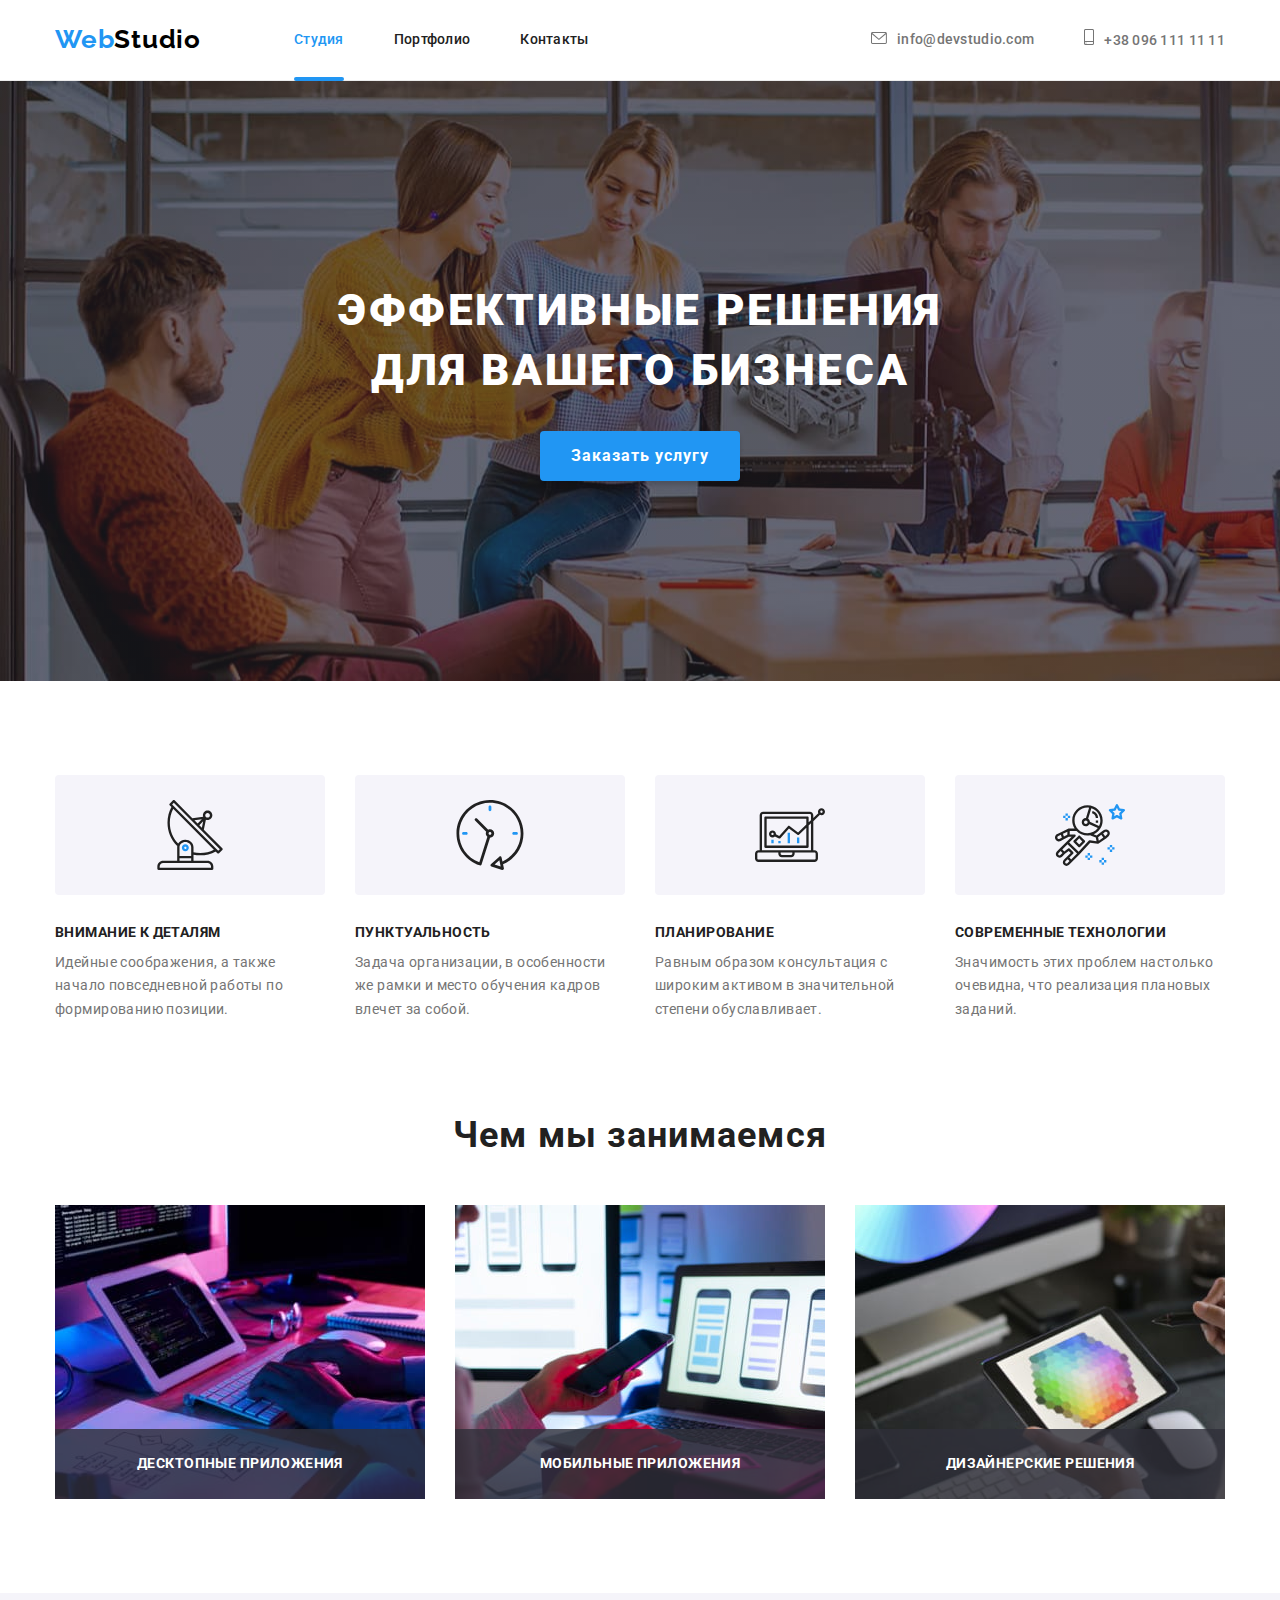
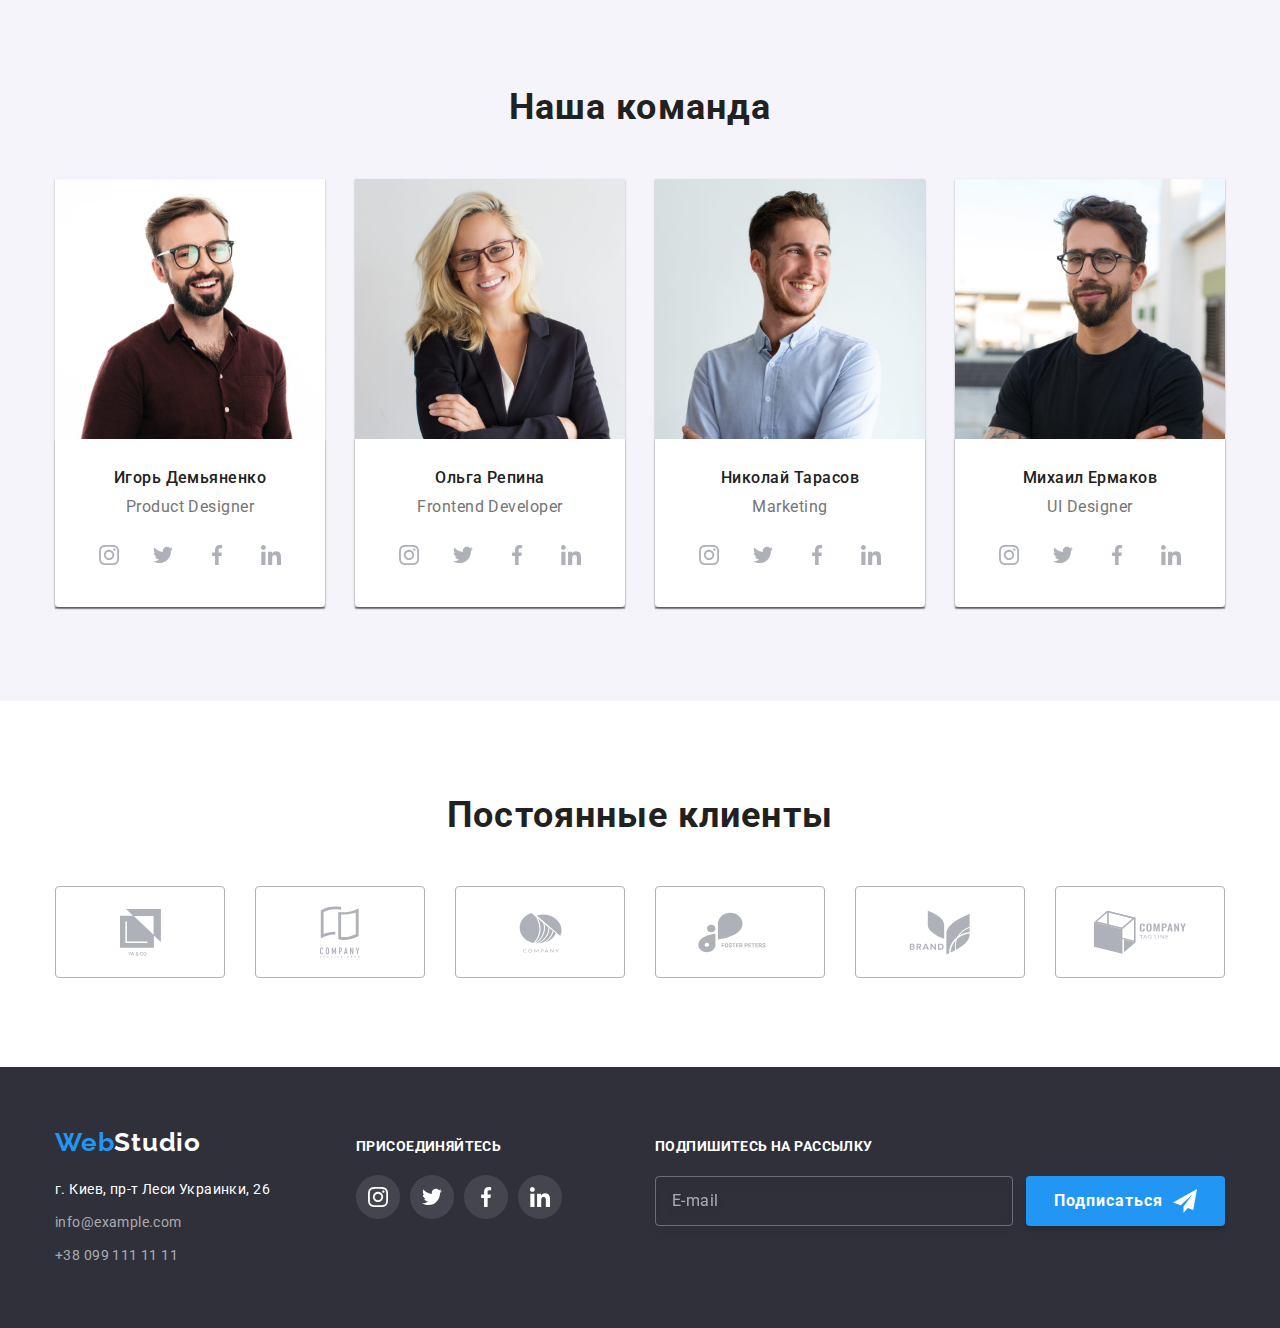
<file: index.html>
<!DOCTYPE html>
<html lang="ru">

<head>
    <meta charset="UTF-8">
    <meta http-equiv="X-UA-Compatible" content="IE=edge">
    <meta name="viewport" content="width=device-width, initial-scale=1.0">
    <title>WebStudio</title>
    <link rel="preconnect" href="https://fonts.gstatic.com">
    <link
        href="https://fonts.googleapis.com/css2?family=Oleo+Script&family=Raleway:wght@700&family=Roboto:wght@400;500;700;900&display=swap"
        rel="stylesheet">    
    <link rel="stylesheet" href="https://cdnjs.cloudflare.com/ajax/libs/modern-normalize/1.0.0/modern-normalize.min.css" />
    <!-- <link rel="stylesheet" href="./css/normalize.css"> -->
    <!-- <link rel="stylesheet" href="./css/style.css"> -->
    <link rel="stylesheet" href="./css/main.min.css">

</head>
 
<body>
    <header class="header">
        <div class="container header__container">
            <nav class="header__nav">
                <a class="logo header__logo logo_theme_light link" href="./index.html"><span class="logo__blue-part">Web</span>Studio</a>
                <ul class="menu list">
                    <li class="menu__item"><a class="menu__link link menu__link_current" href="">Студия</a></li>
                    <li class="menu__item"><a class="menu__link link" href="./portfolio.html">Портфолио</a></li>
                    <li class="menu__item"><a class="menu__link link" href="">Контакты</a></li>
                </ul>
            </nav>
            <ul class="contacts list">
                <li class="contacts__item"><a class="contacts__mail-link link" href="mailto:info@devstudio.com">
                    <svg class="contacts__envelope-icon" width="16" height="12">
                        <use href="./img/sprite.svg#icon-envelope"></use>
                    </svg>info@devstudio.com</a>
                </li>
                
                <li class="contacts__item"><a class="contacts__tel-link link" href="tel:+380961111111">
                    <svg class="contacts__smartphone-icon" width="10" height="16px">
                        <use href="./img/sprite.svg#icon-smartphone"></use>
                    </svg>+38 096 111 11 11</a>
                </li>
            </ul>
        </div>
    </header>
    <main>
        <section class="hero">
                <h1 class="hero__title">Эффективные решения <br> для вашего бизнеса</h1>
                <button type="button" class="modal-btn" data-modal-open>Заказать услугу</button>
        </section>
        <section class="benefits">
            <div class="container">
            <h2 class="benefits__title visually-hidden">Особенности</h2>
            <ul class="benefits__list list">
                <li class="benefits__item">
                    <div class="benefits__icons">
                        <svg class="benefits__icon" width="70" height="70">
                            <use href="./img/sprite.svg#icon-antenna"></use>
                        </svg>
                    </div>
                    <h3 class="benefits__subtitle">Внимание к деталям</h3>
                    <p class="benefits__text">Идейные соображения, а также начало повседневной работы по формированию позиции.</p>
                </li>

                <li class="benefits__item">
                    <div class="benefits__icons">
                        <svg class="benefits__icon" width="70" height="70">
                            <use href="./img/sprite.svg#icon-clock"></use>
                        </svg>
                    </div>
                    <h3 class="benefits__subtitle">Пунктуальность</h3>
                    <p class="benefits__text">Задача организации, в особенности же рамки и место обучения кадров влечет за собой.</p>
                </li>
                <li class="benefits__item">
                    <div class="benefits__icons">
                        <svg class="benefits__icon" width="70" height="70">
                            <use href="./img/sprite.svg#icon-diagram"></use>
                        </svg>
                    </div>
                    <h3 class="benefits__subtitle">Планирование</h3>
                    <p class="benefits__text">Равным образом консультация с широким активом в значительной степени обуславливает.</p>
                </li>
                <li class="benefits__item">
                    <div class="benefits__icons">
                        <svg class="benefits__icon" width="70" height="70">
                            <use href="./img/sprite.svg#icon-astronaut"></use>
                        </svg>
                    </div>                    
                    <h3 class="benefits__subtitle">Современные технологии</h3>
                    <p class="benefits__text">Значимость этих проблем настолько очевидна, что реализация плановых заданий.</p>
                </li>
            </ul>
            </div>
        </section>
        <section class="about">
            <div class="container">
                <h2 class="common-title about__title">Чем мы занимаемся</h2>
                <ul class="about__list list">
                    <li class="about__item">
                        <div class="about-image__wrapper">
                        <img class="about__img" src="./img/box1O.jpg" alt="typing" width="370">
                        <p class="about__img-caption">Десктопные приложения</p>
                        </div>
                        
                    </li>
                    <li class="about__item"> 
                        <div class="about-image__wrapper">
                        <img class="about__img" src="./img/box2O.jpg" alt="smartphone" width="370">
                        <p class="about__img-caption">Мобильные приложения</p>
                        </div>
                    </li>
                    <li class="about__item">
                        <div class="about-image__wrapper">
                        <img class="about__img" src="./img/box3O.jpg" alt="tablet" width="370">
                        <p class="about__img-caption">Дизайнерские решения</p>
                        </div>
                    </li>
                </ul>
            </div>
        </section>
        <section class="team section">
            <div class="container">
                <h2 class="common-title team__title">Наша команда</h2>        
                <ul class="team__list list">
                    <li class="team__member">
                        <img src="./img/product_designerO.jpg" alt="product designer's photo" width="270" height="260">
                            <div class="team__information">
                                <h3 class="team__name">Игорь Демьяненко</h3>
                                <p class="team__position" lang="en">Product Designer</p>
                                <ul class="social-contacts list">
                                    <li class="social-contacts__item">
                                        <a href="" class="social-contacts__link social-contacts__link_theme_light link">
                                            <svg class="social-contacts__icon social-contacts__icon_theme_light" width="20" height="20">
                                                <use href="./img/sprite.svg#icon-instagram"></use>
                                            </svg>
                                        </a>
                                    </li>
                                    <li class="social-contacts__item">
                                        <a href="" class="social-contacts__link social-contacts__link_theme_light link">
                                            <svg class="social-contacts__icon social-contacts__icon_theme_light" width="20" height="20">
                                                <use href="./img/sprite.svg#icon-twitter"></use>
                                            </svg>
                                        </a>
                                    </li>
                                    <li class="social-contacts__item">
                                        <a href="" class="social-contacts__link social-contacts__link_theme_light link">
                                            <svg class="social-contacts__icon social-contacts__icon_theme_light" width="20" height="20">
                                                <use href="./img/sprite.svg#icon-facebook"></use>
                                            </svg>
                                        </a>
                                    </li>
                                    <li class="social-contacts__item">
                                        <a href="" class="social-contacts__link social-contacts__link_theme_light link">
                                            <svg class="social-contacts__icon social-contacts__icon_theme_light" width="20" height="20">
                                                <use href="./img/sprite.svg#icon-linkedin"></use>
                                            </svg>
                                        </a>
                                    </li>
                                </ul>
                            </div>
                    </li>
                    <li class="team__member">
                        <img src="./img/frontend_devO.jpg" alt="frontend developer's photo" width="270" height="260">
                            <div class="team__information">
                                <h3 class="team__name">Ольга Репина</h3>
                                <p class="team__position" lang="en">Frontend Developer</p>
                                <ul class="social-contacts list">
                                    <li class="social-contacts__item">
                                        <a href="" class="social-contacts__link social-contacts__link_theme_light link">
                                            <svg class="social-contacts__icon social-contacts__icon_theme_light" width="20" height="20">
                                                <use href="./img/sprite.svg#icon-instagram"></use>
                                            </svg>
                                        </a>
                                    </li>
                                    <li class="social-contacts__item">
                                        <a href="" class="social-contacts__link social-contacts__link_theme_light link">
                                            <svg class="social-contacts__icon social-contacts__icon_theme_light" width="20" height="20">
                                                <use href="./img/sprite.svg#icon-twitter"></use>
                                            </svg>
                                        </a>
                                    </li>
                                    <li class="social-contacts__item">
                                        <a href="" class="social-contacts__link social-contacts__link_theme_light link">
                                            <svg class="social-contacts__icon social-contacts__icon_theme_light" width="20" height="20">
                                                <use href="./img/sprite.svg#icon-facebook"></use>
                                            </svg>
                                        </a>
                                    </li>
                                    <li class="social-contacts__item">
                                        <a href="" class="social-contacts__link social-contacts__link_theme_light link">
                                            <svg class="social-contacts__icon social-contacts__icon_theme_light" width="20" height="20">
                                                <use href="./img/sprite.svg#icon-linkedin"></use>
                                            </svg>
                                        </a>
                                    </li>
                                </ul>
                            </div>
                    </li>
                    <li class="team__member">
                        <img src="./img/marketingO.jpg" alt="marketolog's photo" width="270" height="260">
                            <div class="team__information">
                                <h3 class="team__name">Николай Тарасов</h3>
                                <p class="team__position" lang="en">Marketing</p>
                                <ul class="social-contacts list">
                                    <li class="social-contacts__item">
                                        <a href="" class="social-contacts__link social-contacts__link_theme_light link">
                                            <svg class="social-contacts__icon social-contacts__icon_theme_light" width="20" height="20">
                                                <use href="./img/sprite.svg#icon-instagram"></use>
                                            </svg>
                                        </a>
                                    </li>
                                    <li class="social-contacts__item">
                                        <a href="" class="social-contacts__link social-contacts__link_theme_light link">
                                            <svg class="social-contacts__icon social-contacts__icon_theme_light" width="20" height="20">
                                                <use href="./img/sprite.svg#icon-twitter"></use>
                                            </svg>
                                        </a>
                                    </li>
                                    <li class="social-contacts__item">
                                        <a href="" class="social-contacts__link social-contacts__link_theme_light link">
                                            <svg class="social-contacts__icon social-contacts__icon_theme_light" width="20" height="20">
                                                <use href="./img/sprite.svg#icon-facebook"></use>
                                            </svg>
                                        </a>
                                    </li>
                                    <li class="social-contacts__item">
                                        <a href="" class="social-contacts__link social-contacts__link_theme_light link">
                                            <svg class="social-contacts__icon social-contacts__icon_theme_light" width="20" height="20">
                                                <use href="./img/sprite.svg#icon-linkedin"></use>
                                            </svg>
                                        </a>
                                    </li>
                                </ul>
                            </div>
                    </li>
                    <li class="team__member">
                        <img src="./img/ui_designerO.jpg" alt="ui designer's photo" width="270" height="260">
                            <div class="team__information">
                                <h3 class="team__name">Михаил Ермаков</h3>
                                <p class="team__position" lang="en">UI Designer</p>
                                <ul class="social-contacts list">
                                    <li class="social-contacts__item">
                                        <a href="" class="social-contacts__link social-contacts__link_theme_light link">
                                            <svg class="social-contacts__icon social-contacts__icon_theme_light" width="20" height="20">
                                                <use href="./img/sprite.svg#icon-instagram"></use>
                                            </svg>
                                        </a>
                                    </li>
                                    <li class="social-contacts__item">
                                        <a href="" class="social-contacts__link social-contacts__link_theme_light link">
                                            <svg class="social-contacts__icon social-contacts__icon_theme_light" width="20" height="20">
                                                <use href="./img/sprite.svg#icon-twitter"></use>
                                            </svg>
                                        </a>
                                    </li>
                                    <li class="social-contacts__item">
                                        <a href="" class="social-contacts__link social-contacts__link_theme_light link">
                                            <svg class="social-contacts__icon social-contacts__icon_theme_light" width="20" height="20">
                                                <use href="./img/sprite.svg#icon-facebook"></use>
                                            </svg>
                                        </a>
                                    </li>
                                    <li class="social-contacts__item">
                                        <a href="" class="social-contacts__link social-contacts__link_theme_light link">
                                            <svg class="social-contacts__icon social-contacts__icon_theme_light" width="20" height="20">
                                                <use href="./img/sprite.svg#icon-linkedin"></use>
                                            </svg>
                                        </a>
                                    </li>
                                </ul>
                            </div>
                    </li>
                </ul>
            </div>
        </section>
        <section class="clients">
            <div class="container">
                <h2 class="clients__title common-title">Постоянные клиенты</h2>
                <ul class="clients__list list">
                    <li class="clients__item">
                        <a href="#" class="clients__link link">
                            <svg class="clients__icon" width="41" height="47">
                                <use href="./img/sprite.svg#icon-group"></use>
                            </svg>
                        </a>
                    </li>
                    <li class="clients__item">
                        <a href="#" class="clients__link link">
                            <svg class="clients__icon" width="40" height="52">
                                <use href="./img/sprite.svg#icon-group-1"></use>
                            </svg>
                        </a>
                    </li>
                    <li class="clients__item">
                        <a href="#" class="clients__link link">
                            <svg class="clients__icon" width="43" height="41">
                                <use href="./img/sprite.svg#icon-group-2"></use>
                            </svg>
                        </a>
                    </li>
                    <li class="clients__item">
                        <a href="#" class="clients__link link">
                            <svg class="clients__icon" width="84" height="41">
                                <use href="./img/sprite.svg#icon-group-3"></use>
                            </svg>
                        </a>
                    </li>
                    <li class="clients__item">
                        <a href="#" class="clients__link link">
                            <svg class="clients__icon" width="62" height="45">
                                <use href="./img/sprite.svg#icon-group-4"></use>
                            </svg>
                        </a>
                    </li>
                    <li class="clients__item">
                        <a href="#" class="clients__link link">
                            <svg class="clients__icon" width="94" height="44">
                                <use href="./img/sprite.svg#icon-group-5"></use>
                            </svg>
                        </a>
                    </li>
                </ul>

            </div>
        </section>
    </main>
    <footer class="footer">
        <div class="footer__container container">
            <div class="footer__contacts">
                <a class="logo footer__logo logo_theme_dark link" href="/"><span
                        class="logo__blue-part">Web</span>Studio</a>
                <address>
                    <p class="footer__adress-text">г. Киев, пр-т Леси Украинки, 26</p>
                    <ul class="list">
                        <li class="footer__list-item">
                            <a class="footer__contact-link link" href="mailto:info@example.com">info@example.com</a>
                        </li>
                        <li class="footer-list-item">
                            <a class="footer__contact-link link" href="tel:+380991111111">+38 099 111 11 11</a>
                        </li>
                    </ul>
                </address>
            </div>
            <div class="footer__social-contacts">
                <p class="footer__join-text">Присоединяйтесь</p>
                <ul class="social-contacts  list">
                    <li class="social-contacts__item">
                        <a href="#" class="social-contacts__link social-contacts__link_theme_dark link">
                            <svg class="social-contacts__icon social-contacts__icon_theme_dark" width="20" height="20">
                                <use href="./img/sprite.svg#icon-instagram"></use>
                            </svg>
                        </a>
                    </li>
                    <li class="social-contacts__item">
                        <a href="#" class="social-contacts__link social-contacts__link_theme_dark link">
                            <svg class="social-contacts__icon social-contacts__icon_theme_dark" width="20" height="20">
                                <use href="./img/sprite.svg#icon-twitter"></use>
                            </svg>
                        </a>
                    </li>
                    <li class="social-contacts__item">
                        <a href="#" class="social-contacts__link social-contacts__link_theme_dark link">
                            <svg class="social-contacts__icon social-contacts__icon_theme_dark" width="20" height="20">
                                <use href="./img/sprite.svg#icon-facebook"></use>
                            </svg>
                        </a>
                    </li>
                    <li class="social-contacts__item">
                        <a href="#" class="social-contacts__link social-contacts__link_theme_dark link">
                            <svg class="social-contacts__icon social-contacts__icon_theme_dark" width="20" height="20">
                                <use href="./img/sprite.svg#icon-linkedin"></use>
                            </svg>
                        </a>
                    </li>
                </ul>
            </div>
            <!-- FOOTER FORM -->
            <form class="footer__form">
                <div class="subscription-wraper">
                    <label class="subscription__title">Подпишитесь на рассылку
                        <input type="email" name="user-mail" class="subscription__input" placeholder="E-mail" required />
                    </label>
                </div>
                <button type="submit" class="subscription__btn">Подписаться
                    <svg class="subscription__btn-icon" width="24" height="24">
                        <use href="./img/sprite.svg#icon-send"></use>
                    </svg>
                </button>
            </form>
            <!-- END FOOTER FORM -->
        </div>
    </footer>

    <div class="backdrop is-hidden" data-modal>
        <div class="modal">
            <button type="button" class="modal__close-btn" data-modal-close>
                <svg class="modal__close-icon" width="18" height="18">
                    <use href="./img/sprite.svg#icon-close"></use>
                </svg>
            </button>
             <form action="#" class="modal__form">
                 <p class="modal__title">Оставьте свои данные, мы вам перезвоним</p>
                 <label class="modal__form-field">
                    Имя
                    <span class="modal__input-wrapper">
                        <input type="text" name="user-name" class="modal__input" required>                    
                        <svg class="modal__input-icon" width="18" height="18">
                            <use href="./img/sprite.svg#icon-person-black"></use>
                        </svg>
                    </span>
                </label>
                <label class="modal__form-field">
                    Телефон
                    <span class="modal__input-wrapper">
                        <input type="tel" name="phone-name" class="modal__input" required>
                        <svg class="modal__input-icon" width="18" height="18">
                            <use href="./img/sprite.svg#icon-phone-black"></use>
                        </svg>
                    </span>
                </label>
                <label class="modal__form-field">
                    Почта
                    <span class="modal__input-wrapper">
                        <input type="email" name="user-mail" class="modal__input" required>
                        <svg class="modal__input-icon" width="18" height="18">
                            <use href="./img/sprite.svg#icon-email-black"></use>
                        </svg>
                    </span>
                </label>
                <label class="modal__form-field">
                    Комментарий
                    <textarea name="comment" class="modal__textarea" placeholder="Введите текст"></textarea>
                </label> 
                
                <input type="checkbox" name="user-policy" class="modal__checkbox visually-hidden" id="checkbox-policy" required>
                <label for="checkbox-policy" class="modal__checkbox-policy">Соглашаюсь с рассылкой и принимаю  
                    <a class="modal__policy-link" href="">Условия договора</a>
                </label> 
                
                <button type="submit" class="modal-btn">Отправить</button>
                                
            </form>
        </div>
    </div>

    <script src="./js/modal.js"></script>
</body>

</html>
</file>
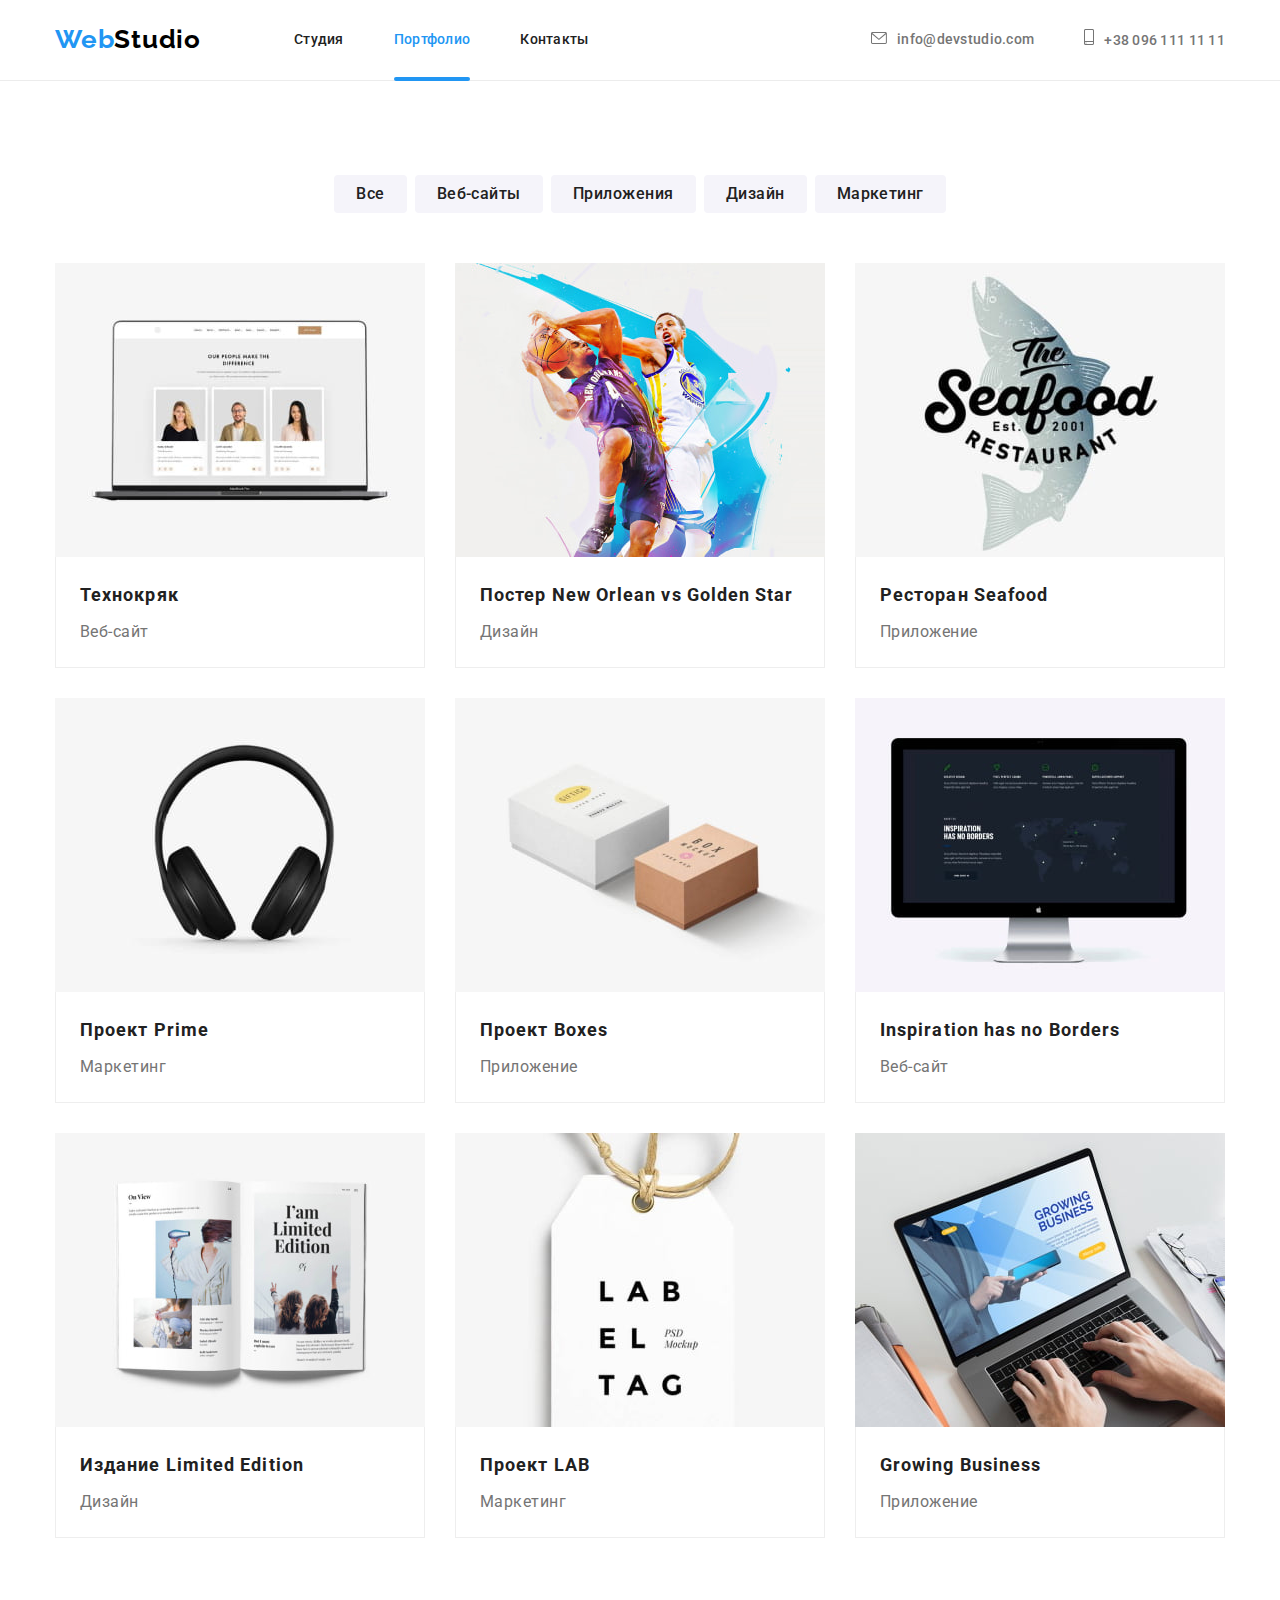
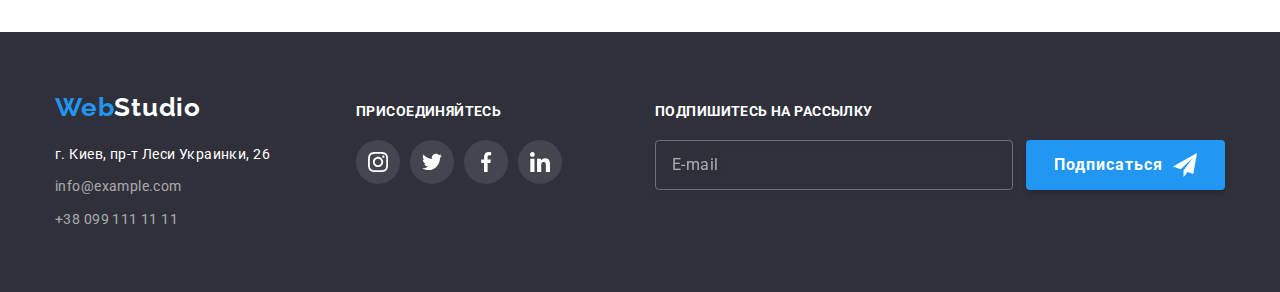
<file: portfolio.html>
<!DOCTYPE html>
<html lang="ru">

<head>
    <meta charset="UTF-8">
    <meta http-equiv="X-UA-Compatible" content="IE=edge">
    <meta name="viewport" content="width=device-width, initial-scale=1.0">
    <title>WebStudio</title>
    <link rel="preconnect" href="https://fonts.gstatic.com">
    <link
        href="https://fonts.googleapis.com/css2?family=Oleo+Script&family=Raleway:wght@700&family=Roboto:wght@400;500;700;900&display=swap"
        rel="stylesheet">
    <link rel="stylesheet" href="https://cdnjs.cloudflare.com/ajax/libs/modern-normalize/1.0.0/modern-normalize.min.css" />
    <!-- <link rel="stylesheet" href="./css/normalize.css"> -->
    <!-- <link rel="stylesheet" href="./css/style.css"> -->
    <link rel="stylesheet" href="./css/main.min.css">
</head>

<body>
    <header class="header">
        <div class="container header__container">
            <nav class="header__nav">
                <a class="logo header__logo logo_theme_light link" href="/"><span class="logo__blue-part">Web</span>Studio</a>
                <ul class="menu list">
                    <li class="menu__item"><a class="menu__link link" href="./index.html">Студия</a></li>
                    <li class="menu__item"><a class="menu__link link menu__link_current" href="">Портфолио</a></li>
                    <li class="menu__item"><a class="menu__link link" href="">Контакты</a></li>
                </ul>
            </nav>
            <ul class="contacts list">
                <li class="contacts__item"><a class="contacts__mail-link link" href="mailto:info@devstudio.com">
                        <svg class="contacts__envelope-icon" width="16" height="12">
                            <use href="./img/sprite.svg#icon-envelope"></use>
                        </svg>info@devstudio.com</a>
                </li>
    
                <li class="contacts__item"><a class="contacts__tel-link link" href="tel:+380961111111">
                        <svg class="contacts__smartphone-icon" width="10" height="16px">
                            <use href="./img/sprite.svg#icon-smartphone"></use>
                        </svg>+38 096 111 11 11</a>
                </li>
            </ul>
        </div>
    </header>
    <main>
        <section class="portfolio-section section">
            <div class="container">
                <h1 class="visually-hidden">Наши работы</h1>
                <ul class="filtr-section-list list">
                    <li class="filtr-section-item"><button class="filtr-btn" type="button">Все</button></li>
                    <li class="filtr-section-item"><button class="filtr-btn" type="button">Веб-сайты</button></li>
                    <li class="filtr-section-item"><button class="filtr-btn" type="button">Приложения</button></li>
                    <li class="filtr-section-item"><button class="filtr-btn" type="button">Дизайн</button></li>
                    <li class="filtr-section-item"><button class="filtr-btn" type="button">Маркетинг</button></li>
                </ul>
                <ul class="portfolio-list list">
                    <li class="portfolio-item">                                        
                        <a class="portfolio-card-link link" href="">
                            <!-------------OVERLAY---------------->
                                <div class="portfolio-img-wrapper">
                                    <img class="portfolio-img" src="./img/laptopO.jpg" alt="laptop" width="370">
                                    <p class="overlay">Технокряк это современная площадка распространения коронавируса. Компании используют эту платформу для цифрового
                                    шпионажа и атак на защищённые сервера конкурентов.</p>
                                </div>
                                    <div class="portfolio-img-content">
                                        <h2 class="portfolio-img-title">Технокряк</h2>
                                        <p class="portfolio-img-text">Веб-сайт</p>
                                    </div>
                        </a>
                    </li>
                    <li class="portfolio-item">
                        <a class="portfolio-card-link link" href="">
                            <!-------------OVERLAY---------------->
                                <div class="portfolio-img-wrapper">
                                    <img class="portfolio-img" src="./img/basketO.jpg" alt="basketball" width="370">
                                    <p class="overlay">Технокряк это современная площадка распространения коронавируса. Компании используют эту платформу
                                    для цифрового шпионажа и атак на защищённые сервера конкурентов.</p>
                                </div>
                                    <div class="portfolio-img-content">
                                        <h2 class="portfolio-img-title">Постер New Orlean vs Golden Star</h2>
                                        <p class="portfolio-img-text">Дизайн</p>
                                    </div>
                        </a>
                    </li>
                    <li class="portfolio-item">
                        <a class="portfolio-card-link link" href="">
                            <!-------------OVERLAY---------------->
                                <div class="portfolio-img-wrapper">
                                    <img class="portfolio-img" src="./img/seafoodO.jpg" alt="restaurant seeafood" width="370">
                                    <p class="overlay">Технокряк это современная площадка распространения коронавируса. Компании используют эту платформу
                                        для цифрового шпионажа и атак на защищённые сервера конкурентов.</p>
                                </div>
                                    <div class="portfolio-img-content">
                                        <h2 class="portfolio-img-title">Ресторан Seafood</h2>
                                        <p class="portfolio-img-text">Приложение</p>
                                    </div>
                        </a>
                    </li>
                    <li class="portfolio-item">
                        <a class="portfolio-card-link link" href="">
                            <!-------------OVERLAY---------------->
                            <div class="portfolio-img-wrapper">
                                <img class="portfolio-img" src="./img/earphonesO.jpg" alt="earphones" width="370">
                                <p class="overlay">Технокряк это современная площадка распространения коронавируса. Компании используют эту платформу
                                    для цифрового шпионажа и атак на защищённые сервера конкурентов.</p>
                            </div>
                                <div class="portfolio-img-content">
                                    <h2 class="portfolio-img-title">Проект Prime</h2>
                                    <p class="portfolio-img-text">Маркетинг</p>
                                </div>
                        </a>
                    </li>
                    <li class="portfolio-item">
                        <a class="portfolio-card-link link" href="">
                            <!-------------OVERLAY---------------->
                            <div class="portfolio-img-wrapper">
                                <img class="portfolio-img" src="./img/box_projectO.jpg" alt="boxes" width="370">
                                <p class="overlay">Технокряк это современная площадка распространения коронавируса. Компании используют эту платформу
                                    для цифрового шпионажа и атак на защищённые сервера конкурентов.</p>
                            </div>
                                <div class="portfolio-img-content">
                                    <h2 class="portfolio-img-title">Проект Boxes</h2>
                                    <p class="portfolio-img-text">Приложение</p>
                                </div>
                        </a>
                    </li>
                    <li class="portfolio-item">
                        <a class="portfolio-card-link link" href="">
                            <!-------------OVERLAY---------------->
                            <div class="portfolio-img-wrapper">
                                <img class="portfolio-img" src="./img/monitorO.jpg" alt="monitor" width="370">
                                <p class="overlay">Технокряк это современная площадка распространения коронавируса. Компании используют эту платформу
                                    для цифрового шпионажа и атак на защищённые сервера конкурентов.</p>
                            </div>
                                <div class="portfolio-img-content">
                                    <h2 class="portfolio-img-title">Inspiration has no Borders</h2>
                                    <p class="portfolio-img-text">Веб-сайт</p>
                                </div>
                        </a>
                    </li>
                    <li class="portfolio-item">
                        <a class="portfolio-card-link link" href="">
                            <!-------------OVERLAY---------------->
                            <div class="portfolio-img-wrapper">
                                <img class="portfolio-img" src="./img/bookO.jpg" alt="book" width="370">
                                <p class="overlay">Технокряк это современная площадка распространения коронавируса. Компании используют эту платформу
                                    для цифрового шпионажа и атак на защищённые сервера конкурентов.</p>
                            </div>
                                <div class="portfolio-img-content">
                                    <h2 class="portfolio-img-title">Издание Limited Edition</h2>
                                    <p class="portfolio-img-text">Дизайн</p>
                                </div>
                        </a>
                    </li>
                    <li class="portfolio-item">
                        <a class="portfolio-card-link link" href="">
                            <!-------------OVERLAY---------------->
                            <div class="portfolio-img-wrapper">
                                <img class="portfolio-img" src="./img/labelO.jpg" alt="lable" width="370">
                                <p class="overlay">Технокряк это современная площадка распространения коронавируса. Компании используют эту платформу
                                    для цифрового шпионажа и атак на защищённые сервера конкурентов.</p>
                            </div>
                                <div class="portfolio-img-content">
                                    <h2 class="portfolio-img-title">Проект LAB</h2>
                                    <p class="portfolio-img-text">Маркетинг</p>
                                </div>
                        </a>
                    </li>
                    <li class="portfolio-item">
                        <a class="portfolio-card-link link" href="">
                            <!-------------OVERLAY---------------->
                            <div class="portfolio-img-wrapper">
                                <img class="portfolio-img" src="./img/laptop_typingO.jpg" alt="typing on laptop" width="370">
                                <p class="overlay">Технокряк это современная площадка распространения коронавируса. Компании используют эту платформу
                                    для цифрового шпионажа и атак на защищённые сервера конкурентов.</p>
                            </div>
                                <div class="portfolio-img-content">
                                    <h2 class="portfolio-img-title">Growing Business</h2>
                                    <p class="portfolio-img-text">Приложение</p>
                                </div>
                        </a>
                    </li>
                </ul>
            </div>
        </section>                     
    </main>
    <footer class="footer">
        <div class="footer__container container">
            <div class="footer__contacts">
                <a class="logo footer__logo logo_theme_dark link" href="/"><span class="logo__blue-part">Web</span>Studio</a>
                <address>
                    <p class="footer__adress-text">г. Киев, пр-т Леси Украинки, 26</p>
                    <ul class="list">
                        <li class="footer__list-item">
                            <a class="footer__contact-link link"
                                href="mailto:info@example.com">info@example.com</a>
                        </li>
                        <li class="footer-list-item">
                            <a class="footer__contact-link link" href="tel:+380991111111">+38 099 111 11 11</a>
                        </li>
                    </ul>
                </address>
            </div>
            <div class="footer__social-contacts">
                <p class="footer__join-text">Присоединяйтесь</p>
                <ul class="social-contacts  list">
                    <li class="social-contacts__item">
                        <a href="#" class="social-contacts__link social-contacts__link_theme_dark link">
                            <svg class="social-contacts__icon social-contacts__icon_theme_dark" width="20" height="20">
                                <use href="./img/sprite.svg#icon-instagram"></use>
                            </svg>
                        </a>
                    </li>
                    <li class="social-contacts__item">
                        <a href="#" class="social-contacts__link social-contacts__link_theme_dark link">
                            <svg class="social-contacts__icon social-contacts__icon_theme_dark" width="20" height="20">
                                <use href="./img/sprite.svg#icon-twitter"></use>
                            </svg>
                        </a>
                    </li>
                    <li class="social-contacts__item">
                        <a href="#" class="social-contacts__link social-contacts__link_theme_dark link">
                            <svg class="social-contacts__icon social-contacts__icon_theme_dark" width="20" height="20">
                                <use href="./img/sprite.svg#icon-facebook"></use>
                            </svg>
                        </a>
                    </li>
                    <li class="social-contacts__item">
                        <a href="#" class="social-contacts__link social-contacts__link_theme_dark link">
                            <svg class="social-contacts__icon social-contacts__icon_theme_dark" width="20" height="20">
                                <use href="./img/sprite.svg#icon-linkedin"></use>
                            </svg>
                        </a>
                    </li>
                </ul>
            </div>
            <!----------FOOTER FORM----------->
            <form class="footer__form">
                <div class="subscription-wraper">
                    <label class="subscription__title">Подпишитесь на рассылку
                        <input type="email" name="user-mail" class="subscription__input" placeholder="E-mail" required />
                    </label>
                </div>
                <button type="submit" class="subscription__btn">Подписаться
                    <svg class="subscription__btn-icon" width="24" height="24">
                        <use href="./img/sprite.svg#icon-send"></use>
                    </svg>
                </button>
            </form>
            <!----------END FOOTER FORM----------->
        </div>
    </footer>
</body>
</html>
</file>
<file: css/style.css>
/* :root {
  --main-font: "Roboto", sans-serif;
  --secondary-font: "Raleway", sans-serif;
  --main-text-color: #212121;
  --accent-color: #2196f3;
  --accent-button-backgroundcolor: #188ce8;
  --accent-background-color: #f5f4fa;
  --secondary-color: #ffffff;
  --secondary-gray-color: #757575;
  --icons-color: #afb1b8;
  --transition-duration: 250ms;
  --timing-function: cubic-bezier(0.4, 0, 0.2, 1);
} */
/* h1,
h2,
h3,
h4,
h5,
h6,
p {
  margin-top: 0;
  margin-bottom: 0;
}
ul,
ol {
  margin-top: 0;
  margin-bottom: 0;
  padding-left: 0;
}
img {
  display: block;
}
.list {
  list-style: none;
}
.link {
  text-decoration: none;
  display: inline-block;
} */
/* .container {
  width: 1200px;
  padding-left: 15px;
  padding-right: 15px;
  margin: 0 auto;
}
.section {
  padding-top: 94px;
  padding-bottom: 94px;
}

body {
  font-family: var(--main-font);
  color: var(--main-text-color);
} */

/* ========================== COMPONENTS ================ */
/* .common-title {
  font-weight: 700;
  font-size: 36px;
  line-height: 1.16;
  text-align: center;
  letter-spacing: 0.03em;
}
.visually-hidden {
  position: absolute;
  width: 1px;
  height: 1px;
  margin: -1px;
  border: 0;
  padding: 0;

  white-space: nowrap;
  clip-path: inset(100%);
  clip: rect(0 0 0 0);
  overflow: hidden;
} */
/* .social-list {
  display: flex;
  justify-content: space-between;
}
.social-list-icon {
  fill: var(--icons-color);
  transition-property: fill;
  transition-duration: var(--transition-duration);
  transition-timing-function: var(--timing-function);
}
.social-list-link {
  display: flex;
  justify-content: center;
  align-items: center;
  width: 44px;
  height: 44px;
  background-color: var(--secondary-color);
  border-radius: 50%;
  transition-property: background-color;
  transition-duration: var(--transition-duration);
  transition-timing-function: var(--timing-function);
} 
.social-list-link:hover,
.social-list-link:focus {
  background-color: var(--accent-color);
  outline: none;
}
.social-list-link:hover .social-list-icon,
.social-list-link:focus .social-list-icon {
  fill: var(--secondary-color);
} */
/* ========================== END COMPONENTS ============ */

/* ========================== HEADER ==================== */
/* .header {
  padding-top: 24px;
  padding-bottom: 25px;
}
.header-container {
  display: flex;
  justify-content: space-between;
}
.navigation {
  display: flex;
  align-items: center;
}
.menu {
  display: flex;
}
.contacts {
  display: flex;
  align-items: center;
  margin-left: auto;
}
.logo-link {
  font-family: var(--secondary-font);
  font-weight: 700;
  font-size: 26px;
  line-height: 1.19;
  letter-spacing: 0.03em;
  color: #000000;
  margin-right: 93px;
}
.logo-link .logo-blue-part {
  color: var(--accent-color);
}
.menu-item:not(:last-child) {
  margin-right: 50px;
}
.menu-link {
  position: relative;
  font-weight: 500;
  font-size: 14px;
  line-height: 1.14;
  letter-spacing: 0.02em;
  color: var(--main-text-color);
  transition-property: color;
  transition-duration: var(--transition-duration);
  transition-timing-function: var(--timing-function);
}

.menu-link:hover,
.menu-link:focus {
  color: var(--accent-color);
  outline: none;
}

.menu-link.current {
  color: var(--accent-color);
}
.menu-link.current::after {
  position: absolute;
  display: block;
  bottom: -33px;
  content: "";
  width: 100%;
  height: 4px;
  background: var(--accent-color);
  border-radius: 2px;
}
.contacts-item:not(:last-child) {
  margin-right: 50px;
}
.envelope-icon {
  fill: currentColor;
  margin-right: 10px;
}
.smartphone-icon {
  fill: currentColor;
  margin-right: 10px;
}
.mail-link:hover .envelope-icon,
.mail-link:focus .envelope-icon,
.tel-link:hover .smartphone-icon,
.tel-link:focus .smartphone-icon {
  fill: currentColor;
}

.mail-link,
.tel-link {
  font-weight: 500;
  font-size: 14px;
  line-height: 1.14;
  letter-spacing: 0.02em;
  color: var(--secondary-gray-color);
  transition-property: color;
  transition-duration: var(--transition-duration);
  transition-timing-function: var(--timing-function);
}

.mail-link:hover,
.mail-link:focus,
.tel-link:hover,
.tel-link:focus {
  color: var(--accent-color);
  outline: none;
}
.header {
  border-bottom: 1px solid #ececec;
} */
/* ======================== END HEADER ==================== */

/* ======================== HERO ========================== */
/* .hero {
  padding-top: 200px;
  padding-bottom: 200px;
  text-align: center;
  background-color: #2f303a;
  background-image: linear-gradient(
      rgba(47, 48, 58, 0.4),
      rgba(47, 48, 58, 0.4)
    ),
    url(../img/bg.jpg);
  background-size: cover;
}
.hero-title {
  font-weight: 900;
  font-size: 44px;
  line-height: 1.36;
  text-align: center;
  letter-spacing: 0.06em;
  text-transform: uppercase;
  color: var(--secondary-color);
  margin-bottom: 30px;
}
.hero-btn {
  display: inline-block;
  font-weight: 700;
  font-size: 16px;
  line-height: 1.87;
  letter-spacing: 0.06em;
  color: var(--secondary-color);
  background-color: var(--accent-color);
  cursor: pointer;
  padding: 10px 32px;
  border: none;
  border-radius: 4px;
  transition-property: background-color;
  transition-duration: var(--transition-duration);
  transition-timing-function: var(--timing-function);
}
.hero-btn:hover,
.hero-btn:focus {
  background-color: var(--accent-button-backgroundcolor);
  outline: none;
}  */
/* =========================END HERO========================== */
/* =========================BENEFITS========================== */
/* .benefits {
  padding-top: 94px;
  padding-bottom: 93px;
}
. {
  display: flex;
  justify-content: space-between;
}
.benefits-list-icons {
  display: flex;
  justify-content: center;
  align-items: center;
  height: 120px;
  background: var(--accent-background-color);
  border-radius: 4px;
  margin-bottom: 30px;
}

.benefits-list-item {
  max-width: 270px;
}
.benefits-subtitle {
  font-weight: 700;
  font-size: 14px;
  line-height: 1.14;
  letter-spacing: 0.03em;
  text-transform: uppercase;
  color: var(--main-text-color);
  margin-bottom: 10px;
}
.text {
  font-size: 14px;
  line-height: 1.71;
  letter-spacing: 0.03em;
  color: var(--secondary-gray-color);
} */
/* =========================END BENEFITS========================== */
/* ========================= ABOUT =============================== */

/* .about-section {
  padding-bottom: 94px;
}
.about-section-title {
  margin-bottom: 48px;
}
.about-section-list {
  display: flex;
  justify-content: space-between;
}
.about-section-item-wrapper {
  position: relative;
}
.about-section-img-text {
  position: absolute;
  width: 100%;
  height: 70px;
  right: 0;
  bottom: 0;
  padding: 27px 82px;
  background: rgba(47, 48, 58, 0.8);
  font-weight: bold;
  font-size: 14px;
  line-height: 1.14;
  text-align: center;
  letter-spacing: 0.03em;
  text-transform: uppercase;
  color: var(--secondary-color);
} */
/* ========================= END ABOUT ============================= */

/* ========================= TEAM ================================== */
/* .team {
  background: var(--accent-background-color);
}
.team-list {
  display: flex;
  flex-wrap: wrap;
  margin-left: -30px;
  margin-top: -30px;
}
.team-list-item {
  flex-basis: calc((100% - 120px) / 4);
  margin-left: 30px;
  margin-top: 30px;
  box-shadow: 0px 1px 3px rgba(0, 0, 0, 0.12), 0px 1px 1px rgba(0, 0, 0, 0.14),
    0px 2px 1px rgba(0, 0, 0, 0.2);
}
.team-title {
  margin-bottom: 50px;
}
.team-list-content {
  padding-left: 32px;
  padding-right: 32px;
  padding-top: 30px;
  padding-bottom: 30px;
  text-align: center;
  background: var(--secondary-color);
  box-shadow: 0px 1px 3px rgba(0, 0, 0, 0.12), 0px 1px 1px rgba(0, 0, 0, 0.14),
    0px 2px 1px rgba(0, 0, 0, 0.2);
  border-radius: 0px 0px 4px 4px;
}
.team-name {
  font-weight: 500;
  font-size: 16px;
  line-height: 1.18;
  letter-spacing: 0.03em;
  color: var(--main-text-color);
  margin-bottom: 10px;
}
.team-position {
  font-size: 16px;
  line-height: 1.18;
  letter-spacing: 0.03em;
  color: var(--secondary-gray-color);
  margin-bottom: 16px;
} */
/* ============================= END TEAM ======================= */

/* ==============================CLIENTS========================= */
/* .clients {
  padding-top: 94px;
  padding-bottom: 89px;
}
.clients-title {
  margin-bottom: 50px;
}
.clients-list {
  display: flex;
  justify-content: space-between;
}
.client-link {
  display: flex;
  justify-content: center;
  align-items: center;
  border: 1px solid #afb1b8;
  border-radius: 4px;
  width: 170px;
  height: 92px;
  transition-property: border;
  transition-duration: var(--transition-duration);
  transition-timing-function: var(--timing-function);
}
.client-icon {
  fill: var(--icons-color);
  transition-property: fill;
  transition-duration: var(--transition-duration);
  transition-timing-function: var(--timing-function);
}
.client-link:hover,
.client-link:focus {
  border: 1px solid var(--accent-color);
  outline: none;
}
.client-link:hover .client-icon,
.client-link:focus .client-icon {
  fill: var(--accent-color);
} */

/* ============================END CLIENTS======================= */
/* ============================= FOOTER ========================= */
/* footer {
  background: #2f303a;
  padding-top: 60px;
  padding-bottom: 60px;
}
.footer-container {
  display: flex;
  align-items: baseline;
}
.footer-logo-link {
  font-family: var(--secondary-font);
  font-weight: 700;
  font-size: 26px;
  line-height: 1.19;
  letter-spacing: 0.03em;
  color: var(--secondary-color);
  display: inline-block;
  margin-bottom: 20px;
}
.footer-logo-blue-part {
  color: var(--accent-color);
}
.adress-text {
  width: 231px;
  font-style: normal;
  font-size: 14px;
  line-height: 1.71;
  letter-spacing: 0.03em;
  color: var(--secondary-color);
  margin-bottom: 9px;
}
.footer-list-item:not(:last-child) {
  margin-bottom: 9px;
}

.footer-list-item-link {
  font-style: normal;
  font-weight: 400;
  font-size: 14px;
  line-height: 1.71;
  letter-spacing: 0.03em;
  color: rgba(255, 255, 255, 0.6);
  transition-property: color;
  transition-duration: var(--transition-duration);
  transition-timing-function: var(--timing-function);
}
.footer-list-item-link:hover,
.footer-list-item-link:focus {
  color: var(--accent-color);
}
.footer-contacts {
  margin-right: 70px;
}
.join {
  width: 206px;
  height: 80px;
  margin-right: 93px;
}
.join-text {
  font-weight: 700;
  font-size: 14px;
  line-height: 1.14;
  letter-spacing: 0.03em;
  text-transform: uppercase;
  color: var(--secondary-color);
  margin-bottom: 20px;
}
.join-icon {
  fill: var(--secondary-color);
}
.join-link {
  background-color: rgba(255, 255, 255, 0.1);
}
.join-list {
  display: flex;
  justify-content: space-between;
}
.join-list-item:not(:last-child) {
  margin-right: 10px;
}

/* ==============================FOOTER FORM============================== */
/* .subscription {
  display: flex;
  justify-content: flex-start;
  align-items: flex-end;
}
.subscription-title {
  font-weight: 700;
  font-size: 14px;
  line-height: 1.14;
  letter-spacing: 0.03em;
  text-transform: uppercase;
  color: var(--secondary-color);
}
.subscription-form-input {
  width: 358px;
  height: 50px;
  border: 1px solid rgba(255, 255, 255, 0.3);
  box-sizing: border-box;
  filter: drop-shadow(0px 4px 4px rgba(0, 0, 0, 0.15));
  border-radius: 4px;
  background-color: transparent;
  font-weight: normal;
  font-size: 16px;
  line-height: 1.25;
  letter-spacing: 0.03em;
  color: rgba(255, 255, 255, 0.6);
  padding: 15px 16px;
  margin-right: 12px;
  margin-top: 20px;
  transition: border-color var(--transition-duration) var(--timing-function);
}
.subscription-form-input::placeholder {
  font-weight: 400;
  font-size: 16px;
  line-height: 1.25;
  letter-spacing: 0.03em;
  color: rgba(255, 255, 255, 0.6);
}
.subscription-form-input:focus {
  border-color: var(--accent-color);
  outline: none;
}
.subscription-btn {
  display: flex;
  align-items: center;
  width: 200px;
  height: 50px;
  background: var(--accent-color);
  box-shadow: 0px 4px 4px rgba(0, 0, 0, 0.15);
  border-radius: 4px;
  font-weight: 700;
  font-size: 16px;
  line-height: 1.88;
  letter-spacing: 0.06em;
  color: var(--secondary-color);
  border: none;
  cursor: pointer;
  padding: 10px 28px;
  transform: background-color var(--transition-duration) var(--timing-function);
}
.subscription-btn:hover,
.subscription-btn:focus {
  background-color: var(--accent-button-backgroundcolor);
}
.subscription-btn-icon {
  margin-left: 10px;
  fill: currentColor;
} */
*/
/* ============================== END FOOTER ====================== */
/* ============================== STYLES FOR PORTFOLIO============= */
/* .filtr-section-list {
  display: flex;
  justify-content: center;
}
.filtr-section-item:not(:last-child) {
  margin-right: 8px;
}
.filtr-section-item {
  margin-bottom: 50px;
  transition-property: box-shadow;
  transition-duration: var(--transition-duration);
  transition-timing-function: var(--timing-function);
}
.portfolio-list {
  display: flex;
  flex-wrap: wrap;
  margin-left: -30px;
  margin-top: -30px;
}
.portfolio-item {
  flex-basis: calc((100% - 90px) / 3);
  margin-left: 30px;
  margin-top: 30px;
}
.filtr-btn {
  font-family: var(--main-font);
  font-weight: 500;
  font-size: 16px;
  line-height: 1.62;
  letter-spacing: 0.03em;
  background: var(--accent-background-color);
  color: var(--main-text-color);
  cursor: pointer;
  padding: 6px 22px;
  border: none;
  border-radius: 4px;
  transition-property: color;
  transition-duration: var(--transition-duration);
  transition-timing-function: var(--timing-function);
  transition-property: background-color;
  transition-duration: var(--transition-duration);
  transition-timing-function: var(--timing-function);
  transition-property: box-shadow;
  transition-duration: var(--transition-duration);
  transition-timing-function: var(--timing-function);
}
.filtr-btn:hover,
.filtr-btn:focus {
  background-color: var(--accent-color);
  color: var(--secondary-color);
  box-shadow: 0px 3px 1px rgba(0, 0, 0, 0.1), 0px 1px 2px rgba(0, 0, 0, 0.08),
    0px 2px 2px rgba(0, 0, 0, 0.12);
  outline: none;
}
.portfolio-img-title {
  font-family: var(--main-font);
  font-weight: 700;
  font-size: 18px;
  line-height: 2;
  letter-spacing: 0.06em;
  color: var(--main-text-color);
  margin-bottom: 4px;
}
.portfolio-img-text {
  font-family: var(--main-font);
  font-size: 16px;
  line-height: 1.87;
  letter-spacing: 0.03em;
  color: var(--secondary-gray-color);
}
.portfolio-img-content {
  padding: 20px 24px;
  background: var(--secondary-color);
  border: 1px solid #eeeeee;
  border-top: none;
}
.portfolio-card-link {
  transition-property: box-shadow;
  transition-duration: var(--transition-duration);
  transition-timing-function: var(--timing-function);
}
.portfolio-card-link:hover,
.portfolio-card-link:focus {
  box-shadow: 0px 1px 1px rgba(0, 0, 0, 0.12), 0px 4px 4px rgba(0, 0, 0, 0.06),
    1px 4px 6px rgba(0, 0, 0, 0.16);
  outline: none;
}
.overlay {
  position: absolute;
  top: 0;
  left: 0;
  width: 100%;
  height: 100%;
  background-color: var(--accent-color);
  padding: 63px 24px;
  font-family: var(--main-font);
  font-size: 18px;
  line-height: 1.56;
  letter-spacing: 0.03em;
  color: var(--secondary-color);
  overflow: auto;
  transform: translateY(100%);
  transition: transform var(--transition-duration) var(--timing-function);
}
.portfolio-img-wrapper {
  position: relative;
  overflow: hidden;
}
.portfolio-card-link:hover .overlay,
.portfolio-card-link:focus .overlay {
  transform: translateY(0%);
} */
/* ========================== END STYLES FOR PORTFOLIO================= */
/* ==============================MODAL WINDOWW========================= */
/* .backdrop {
  position: fixed;
  top: 0;
  left: 0;
  width: 100%;
  height: 100%;
  background: rgba(0, 0, 0, 0.2);
  z-index: 100;
  opacity: 1;
  transition: opacity var(--transition-duration) var(--timing-function),
    visibility var(--transition-duration) var(--timing-function);
}
.is-hidden {
  opacity: 0;
  visibility: hidden;
  pointer-events: none;
}
.is-hidden .modal {
  transform: translate(-50%, -50%) scale(0.8);
} */
/* .modal {
  position: absolute;
  top: 50%;
  left: 50%;
  transform: translate(-50%, -50%) scale(1);
  transition: transform var(--transition-duration) var(--timing-function);
  width: 528px;
  height: 581px;
  padding: 40px;
  background: var(--secondary-color);
  box-shadow: 0px 1px 3px rgba(0, 0, 0, 0.12), 0px 1px 1px rgba(0, 0, 0, 0.14),
    0px 2px 1px rgba(0, 0, 0, 0.2);
  border-radius: 4px;
}
.modal-close-btn {
  position: absolute;
  width: 30px;
  height: 30px;
  display: flex;
  justify-content: center;
  align-items: center;
  background: var(--secondary-color);
  border: 1px solid rgba(0, 0, 0, 0.1);
  border-radius: 50%;
  top: 8px;
  right: 8px;
  padding: 0px;
  cursor: pointer;
  transition: fill var(--transition-duration) var(--timing-function);
}
.modal-close-btn:hover,
.modal-close-btn:focus {
  fill: var(--accent-color);
} */
.modal-title {
  font-weight: bold;
  font-size: 20px;
  line-height: 1.15;
  text-align: center;
  letter-spacing: 0.03em;
  color: var(--main-text-color);
  margin-bottom: 12px;
}

.modal-form {
  display: flex;
  flex-direction: column;
}
.modal-form-field {
  font-weight: normal;
  font-size: 12px;
  line-height: 1.17;
  letter-spacing: 0.01em;
  color: var(--secondary-gray-color);
  margin-bottom: 10px;
}
.modal-form-input {
  width: 100%;
  height: 40px;
  border: 1px solid rgba(33, 33, 33, 0.2);
  border-radius: 4px;
  padding-left: 42px;
  transition: border-color var(--transition-duration) var(--timing-function);
}
.form-input-wrapper {
  position: relative;
  display: block;
  margin-top: 4px;
}
.form-field-icon {
  position: absolute;
  top: 50%;
  left: 12px;
  transform: translateY(-50%);
  transition: fill var(--transition-duration) var(--timing-function);
}
.modal-form-input:focus {
  border-color: var(--accent-color);
  outline: none;
}
.modal-form-input:focus + .form-field-icon {
  fill: var(--accent-color);
}
.modal-textarea {
  display: block;
  width: 100%;
  height: 120px;
  border: 1px solid rgba(33, 33, 33, 0.2);
  border-radius: 4px;
  resize: none;
  padding: 12px 16px;
  margin-top: 4px;
  margin-bottom: 20px;
  transition: border-color var(--transition-duration) var(--timing-function);
}
.modal-textarea::placeholder {
  color: rgba(117, 117, 117, 0.5);
  font-weight: normal;
  font-size: 14px;
  line-height: 1.14;
  letter-spacing: 0.01em;
}
.modal-textarea:focus {
  border-color: var(--accent-color);
  outline: none;
}
.modal-checkbox-policy::before {
  display: inline-block;
  vertical-align: middle;
  content: "";
  width: 16px;
  height: 15px;
  border: 2px solid var(--main-text-color);
  border-radius: 2px;
  cursor: pointer;
  margin-right: 8px;
  transition: border-color var(--transition-duration) var(--timing-function);
}
.modal-checkbox:checked + .modal-checkbox-policy::before {
  background-color: var(--accent-color);
  border-color: var(--accent-color);
  background-image: url("../img/icon_check.svg");
  background-size: contain;
  background-origin: border-box;
}
.modal-checkbox:focus + .modal-checkbox-policy::before {
  border-color: var(--accent-color);
}
.modal-checkbox-policy {
  font-weight: normal;
  font-size: 14px;
  line-height: 1.71;
  letter-spacing: 0.03em;
  color: var(--secondary-gray-color);
  margin-bottom: 30px;
}
.modal-checkbox-policy-link {
  color: var(--accent-color);
}
.modal-send-btn {
  align-self: center;
  width: 200px;
  height: 50px;
  padding: 10px 55px;
  font-weight: 700;
  font-size: 16px;
  line-height: 1.87;
  text-align: center;
  letter-spacing: 0.06em;
  color: var(--secondary-color);
  background: var(--accent-color);
  box-shadow: 0px 4px 4px rgba(0, 0, 0, 0.15);
  border-radius: 4px;
  border: none;
  cursor: pointer;
  transition-property: background-color;
  transition-duration: var(--transition-duration);
  transition-timing-function: var(--timing-function);
}
.modal-send-btn:hover,
.modal-send-btn:focus {
  background-color: var(--accent-button-backgroundcolor);
  outline: none;
}
</file>
<file: css/main.min.css>
:root{--main-font: "Roboto", sans-serif;--secondary-font: "Raleway", sans-serif;--main-text-color: #212121;--accent-color: #2196f3;--accent-button-backgroundcolor: #188ce8;--accent-background-color: #f5f4fa;--secondary-color: #ffffff;--secondary-gray-color: #757575;--icons-color: #afb1b8;--transition-duration: 250ms;--timing-function: cubic-bezier(0.4, 0, 0.2, 1)}.visually-hidden{position:absolute;width:1px;height:1px;margin:-1px;border:0;padding:0;white-space:nowrap;clip-path:inset(100%);clip:rect(0 0 0 0);overflow:hidden}h1,h2,h3,h4,h5,h6,p{margin-top:0;margin-bottom:0}ul,ol{margin-top:0;margin-bottom:0;padding-left:0}img{display:block}.list{list-style:none}.link{text-decoration:none;display:inline-block}.container{width:1200px;padding-left:15px;padding-right:15px;margin:0 auto}.section{padding-top:94px;padding-bottom:94px}body{font-family:var(--main-font);color:var(--main-text-color)}.common-title{font-weight:700;font-size:36px;line-height:1.16;text-align:center;letter-spacing:0.03em}.social-contacts{display:flex}.social-contacts__item:not(:last-child){margin-right:10px}.social-contacts__icon{transition-property:fill;transition-duration:var(--transition-duration);transition-timing-function:var(--timing-function)}.social-contacts__icon_theme_light{fill:var(--icons-color)}.social-contacts__icon_theme_dark{fill:var(--secondary-color)}.social-contacts__link:hover .social-contacts__icon,.social-contacts__link:focus .social-contacts__icon{fill:var(--secondary-color)}.social-contacts__link{display:flex;justify-content:center;align-items:center;width:44px;height:44px;border-radius:50%;transition-property:background-color;transition-duration:var(--transition-duration);transition-timing-function:var(--timing-function)}.social-contacts__link_theme_light{background-color:var(--secondary-color)}.social-contacts__link_theme_dark{background-color:rgba(255,255,255,0.1)}.social-contacts__link:hover,.social-contacts__link:focus{background-color:var(--accent-color);outline:none}.backdrop{position:fixed;top:0;left:0;width:100%;height:100%;background:rgba(0,0,0,0.2);z-index:100;opacity:1;transition:opacity var(--transition-duration) var(--timing-function),visibility var(--transition-duration) var(--timing-function)}.is-hidden{opacity:0;visibility:hidden;pointer-events:none}.is-hidden .modal{transform:translate(-50%, -50%) scale(0.8)}.modal{position:absolute;top:50%;left:50%;transform:translate(-50%, -50%) scale(1);transition:transform var(--transition-duration) var(--timing-function);width:528px;height:581px;padding:40px;background:var(--secondary-color);box-shadow:0px 1px 3px rgba(0,0,0,0.12),0px 1px 1px rgba(0,0,0,0.14),0px 2px 1px rgba(0,0,0,0.2);border-radius:4px}.modal__close-btn{position:absolute;width:30px;height:30px;display:flex;justify-content:center;align-items:center;background:var(--secondary-color);border:1px solid rgba(0,0,0,0.1);border-radius:50%;top:8px;right:8px;padding:0px;cursor:pointer;transition:fill var(--transition-duration) var(--timing-function)}.modal__close-btn:hover,.modal__close-btn:focus{fill:var(--accent-color)}.modal__title{font-weight:bold;font-size:20px;line-height:1.15;text-align:center;letter-spacing:0.03em;color:var(--main-text-color);margin-bottom:12px}.modal__form{display:flex;flex-direction:column}.modal__form-field{font-weight:normal;font-size:12px;line-height:1.17;letter-spacing:0.01em;color:var(--secondary-gray-color);margin-bottom:10px}.modal__input{width:100%;height:40px;border:1px solid rgba(33,33,33,0.2);border-radius:4px;padding-left:42px;transition:border-color var(--transition-duration) var(--timing-function)}.modal__input:focus{border-color:var(--accent-color);outline:none}.modal__input:focus+.form-field-icon{fill:var(--accent-color)}.modal__input-wrapper{position:relative;display:block;margin-top:4px}.modal__input-icon{position:absolute;top:50%;left:12px;transform:translateY(-50%);transition:fill var(--transition-duration) var(--timing-function)}.modal__textarea{display:block;width:100%;height:120px;border:1px solid rgba(33,33,33,0.2);border-radius:4px;resize:none;padding:12px 16px;margin-top:4px;margin-bottom:20px;transition:border-color var(--transition-duration) var(--timing-function)}.modal__textarea:focus{border-color:var(--accent-color);outline:none}.modal__textarea::placeholder{color:rgba(117,117,117,0.5);font-weight:normal;font-size:14px;line-height:1.14;letter-spacing:0.01em}.modal__checkbox-policy{font-weight:normal;font-size:14px;line-height:1.71;letter-spacing:0.03em;color:var(--secondary-gray-color);margin-bottom:30px}.modal__checkbox-policy::before{display:inline-block;vertical-align:middle;content:"";width:16px;height:15px;border:2px solid var(--main-text-color);border-radius:2px;cursor:pointer;margin-right:8px;transition:border-color var(--transition-duration) var(--timing-function)}.modal__checkbox:checked+.modal__checkbox-policy::before{background-color:var(--accent-color);border-color:var(--accent-color);background-image:url("../img/icon_check.svg");background-size:contain;background-origin:border-box}.modal__checkbox:focus+.modal__checkbox-policy::before{border-color:var(--accent-color)}.modal__policy-link{color:var(--accent-color)}.menu{display:flex}.menu__item:not(:last-child){margin-right:50px}.menu__link{position:relative;font-weight:500;font-size:14px;line-height:1.14;letter-spacing:0.02em;color:var(--main-text-color);transition-property:color;transition-duration:var(--transition-duration);transition-timing-function:var(--timing-function)}.menu__link:hover,.menu__link:focus{color:var(--accent-color);outline:none}.menu__link_current{color:var(--accent-color)}.menu__link_current::after{position:absolute;display:block;bottom:-33px;content:"";width:100%;height:4px;background:var(--accent-color);border-radius:2px}.logo{font-family:var(--secondary-font);font-weight:700;font-size:26px;line-height:1.19;letter-spacing:0.03em}.logo_theme_light{color:#000000}.logo_theme_dark{color:var(--secondary-color)}.logo .logo__blue-part{color:var(--accent-color)}.contacts{display:flex;align-items:center;margin-left:auto}.contacts__item:not(:last-child){margin-right:50px}.contacts__envelope-icon{fill:currentColor;margin-right:10px}.contacts__smartphone-icon{fill:currentColor;margin-right:10px}.contacts__mail-link{font-weight:500;font-size:14px;line-height:1.14;letter-spacing:0.02em;color:var(--secondary-gray-color);transition-property:color;transition-duration:var(--transition-duration);transition-timing-function:var(--timing-function)}.contacts__mail-link:hover{color:var(--accent-color);outline:none}.contacts__mail-link:hover .envelope-icon{fill:currentColor}.contacts__mail-link:focus{color:var(--accent-color);outline:none}.contacts__mail-link:focus .envelope-icon{fill:currentColor}.contacts__tel-link{font-weight:500;font-size:14px;line-height:1.14;letter-spacing:0.02em;color:var(--secondary-gray-color);transition-property:color;transition-duration:var(--transition-duration);transition-timing-function:var(--timing-function)}.contacts__tel-link:hover{color:var(--accent-color);outline:none}.contacts__tel-link:hover .smartphone-icon{fill:currentColor}.contacts__tel-link:focus{color:var(--accent-color);outline:none}.contacts__tel-link:focus .smartphone-icon{fill:currentColor}.modal-btn{align-self:center;width:200px;height:50px;display:inline-block;font-weight:700;font-size:16px;line-height:1.87;letter-spacing:0.06em;color:var(--secondary-color);background-color:var(--accent-color);cursor:pointer;border:none;border-radius:4px;box-shadow:0px 4px 4px rgba(0,0,0,0.15);transition-property:background-color;transition-duration:var(--transition-duration);transition-timing-function:var(--timing-function)}.modal-btn:hover,.modal-btn:focus{background-color:var(--accent-button-backgroundcolor);outline:none}.header{padding-top:24px;padding-bottom:25px;border-bottom:1px solid #ececec}.header__container{display:flex;justify-content:space-between}.header__nav{display:flex;align-items:center}.header__logo{margin-right:93px}.hero{padding-top:200px;padding-bottom:200px;text-align:center;background-color:#2f303a;background-image:linear-gradient(rgba(47,48,58,0.4), rgba(47,48,58,0.4)),url(../img/bg.jpg);background-size:cover}.hero__title{font-weight:900;font-size:44px;line-height:1.36;text-align:center;letter-spacing:0.06em;text-transform:uppercase;color:var(--secondary-color);margin-bottom:30px}.benefits{padding-top:94px;padding-bottom:93px}.benefits__list{display:flex;justify-content:space-between}.benefits__icons{display:flex;justify-content:center;align-items:center;height:120px;background:var(--accent-background-color);border-radius:4px;margin-bottom:30px}.benefits__item{max-width:270px}.benefits__subtitle{font-weight:700;font-size:14px;line-height:1.14;letter-spacing:0.03em;text-transform:uppercase;color:var(--main-text-color);margin-bottom:10px}.benefits__text{font-size:14px;line-height:1.71;letter-spacing:0.03em;color:var(--secondary-gray-color)}.about{padding-bottom:94px}.about__title{margin-bottom:48px}.about__list{display:flex;justify-content:space-between}.about-image__wrapper{position:relative}.about__img-caption{position:absolute;width:100%;height:70px;right:0;bottom:0;padding:27px 82px;background:rgba(47,48,58,0.8);font-weight:bold;font-size:14px;line-height:1.14;text-align:center;letter-spacing:0.03em;text-transform:uppercase;color:var(--secondary-color)}.team{background:var(--accent-background-color)}.team__list{display:flex;flex-wrap:wrap;margin-left:-30px;margin-top:-30px}.team__member{flex-basis:calc((100% - 120px) / 4);margin-left:30px;margin-top:30px;box-shadow:0px 1px 3px rgba(0,0,0,0.12),0px 1px 1px rgba(0,0,0,0.14),0px 2px 1px rgba(0,0,0,0.2)}.team__title{margin-bottom:50px}.team__information{padding-left:32px;padding-right:32px;padding-top:30px;padding-bottom:30px;text-align:center;background:var(--secondary-color);box-shadow:0px 1px 3px rgba(0,0,0,0.12),0px 1px 1px rgba(0,0,0,0.14),0px 2px 1px rgba(0,0,0,0.2);border-radius:0px 0px 4px 4px}.team__name{font-weight:500;font-size:16px;line-height:1.18;letter-spacing:0.03em;color:var(--main-text-color);margin-bottom:10px}.team__position{font-size:16px;line-height:1.18;letter-spacing:0.03em;color:var(--secondary-gray-color);margin-bottom:16px}.clients{padding-top:94px;padding-bottom:89px}.clients__title{margin-bottom:50px}.clients__list{display:flex;justify-content:space-between}.clients__link{display:flex;justify-content:center;align-items:center;border:1px solid #afb1b8;border-radius:4px;width:170px;height:92px;transition-property:border;transition-duration:var(--transition-duration);transition-timing-function:var(--timing-function)}.clients__link:hover,.clients__link:focus{border:1px solid var(--accent-color);outline:none}.clients__link:hover .clients__icon,.clients__link:focus .clients__icon{fill:var(--accent-color)}.clients__icon{fill:var(--icons-color);transition-property:fill;transition-duration:var(--transition-duration);transition-timing-function:var(--timing-function)}.footer{background:#2f303a;padding-top:60px;padding-bottom:60px}.footer__container{display:flex;align-items:baseline}.footer__logo{margin-bottom:20px}.footer__adress-text{width:231px;font-style:normal;font-size:14px;line-height:1.71;letter-spacing:0.03em;color:var(--secondary-color);margin-bottom:9px}.footer__list-item:not(:last-child){margin-bottom:9px}.footer__contact-link{font-style:normal;font-weight:400;font-size:14px;line-height:1.71;letter-spacing:0.03em;color:rgba(255,255,255,0.6);transition-property:color;transition-duration:var(--transition-duration);transition-timing-function:var(--timing-function)}.footer__contact-link:hover,.footer__contact-link:focus{color:var(--accent-color)}.footer__contacts{margin-right:70px}.footer__social-contacts{width:206px;height:80px;margin-right:93px}.footer__join-text{font-weight:700;font-size:14px;line-height:1.14;letter-spacing:0.03em;text-transform:uppercase;color:var(--secondary-color);margin-bottom:20px}.footer__form{display:flex;justify-content:flex-start;align-items:flex-end}.subscription__title{font-weight:700;font-size:14px;line-height:1.14;letter-spacing:0.03em;text-transform:uppercase;color:var(--secondary-color)}.subscription__input{width:358px;height:50px;border:1px solid rgba(255,255,255,0.3);box-sizing:border-box;filter:drop-shadow(0px 4px 4px rgba(0,0,0,0.15));border-radius:4px;background-color:transparent;font-weight:normal;font-size:16px;line-height:1.25;letter-spacing:0.03em;color:rgba(255,255,255,0.6);padding:15px 16px;margin-right:12px;margin-top:20px;transition:border-color var(--transition-duration) var(--timing-function)}.subscription__input::placeholder{font-weight:400;font-size:16px;line-height:1.25;letter-spacing:0.03em;color:rgba(255,255,255,0.6)}.subscription__input:focus{border-color:var(--accent-color);outline:none}.subscription__btn{display:flex;align-items:center;width:200px;height:50px;background:var(--accent-color);box-shadow:0px 4px 4px rgba(0,0,0,0.15);border-radius:4px;font-weight:700;font-size:16px;line-height:1.88;letter-spacing:0.06em;color:var(--secondary-color);border:none;cursor:pointer;padding:10px 28px;transform:background-color var(--transition-duration) var(--timing-function)}.subscription__btn:hover,.subscription__btn:focus{background-color:var(--accent-button-backgroundcolor)}.subscription__btn-icon{margin-left:10px;fill:currentColor}.filtr-section-list{display:flex;justify-content:center}.filtr-section-item:not(:last-child){margin-right:8px}.filtr-section-item{margin-bottom:50px;transition-property:box-shadow;transition-duration:var(--transition-duration);transition-timing-function:var(--timing-function)}.portfolio-list{display:flex;flex-wrap:wrap;margin-left:-30px;margin-top:-30px}.portfolio-item{flex-basis:calc((100% - 90px) / 3);margin-left:30px;margin-top:30px}.filtr-btn{font-family:var(--main-font);font-weight:500;font-size:16px;line-height:1.62;letter-spacing:0.03em;background:var(--accent-background-color);color:var(--main-text-color);cursor:pointer;padding:6px 22px;border:none;border-radius:4px;transition-property:color;transition-duration:var(--transition-duration);transition-timing-function:var(--timing-function);transition-property:background-color;transition-duration:var(--transition-duration);transition-timing-function:var(--timing-function);transition-property:box-shadow;transition-duration:var(--transition-duration);transition-timing-function:var(--timing-function)}.filtr-btn:hover,.filtr-btn:focus{background-color:var(--accent-color);color:var(--secondary-color);box-shadow:0px 3px 1px rgba(0,0,0,0.1),0px 1px 2px rgba(0,0,0,0.08),0px 2px 2px rgba(0,0,0,0.12);outline:none}.portfolio-img-title{font-family:var(--main-font);font-weight:700;font-size:18px;line-height:2;letter-spacing:0.06em;color:var(--main-text-color);margin-bottom:4px}.portfolio-img-text{font-family:var(--main-font);font-size:16px;line-height:1.87;letter-spacing:0.03em;color:var(--secondary-gray-color)}.portfolio-img-content{padding:20px 24px;background:var(--secondary-color);border:1px solid #eeeeee;border-top:none}.portfolio-card-link{transition-property:box-shadow;transition-duration:var(--transition-duration);transition-timing-function:var(--timing-function)}.portfolio-card-link:hover,.portfolio-card-link:focus{box-shadow:0px 1px 1px rgba(0,0,0,0.12),0px 4px 4px rgba(0,0,0,0.06),1px 4px 6px rgba(0,0,0,0.16);outline:none}.portfolio-card-link:hover .overlay,.portfolio-card-link:focus .overlay{transform:translateY(0%)}.overlay{position:absolute;top:0;left:0;width:100%;height:100%;background-color:var(--accent-color);padding:63px 24px;font-family:var(--main-font);font-size:18px;line-height:1.56;letter-spacing:0.03em;color:var(--secondary-color);overflow:auto;transform:translateY(100%);transition:transform var(--transition-duration) var(--timing-function)}.portfolio-img-wrapper{position:relative;overflow:hidden}
/*# sourceMappingURL=main.min.css.map */
</file>
